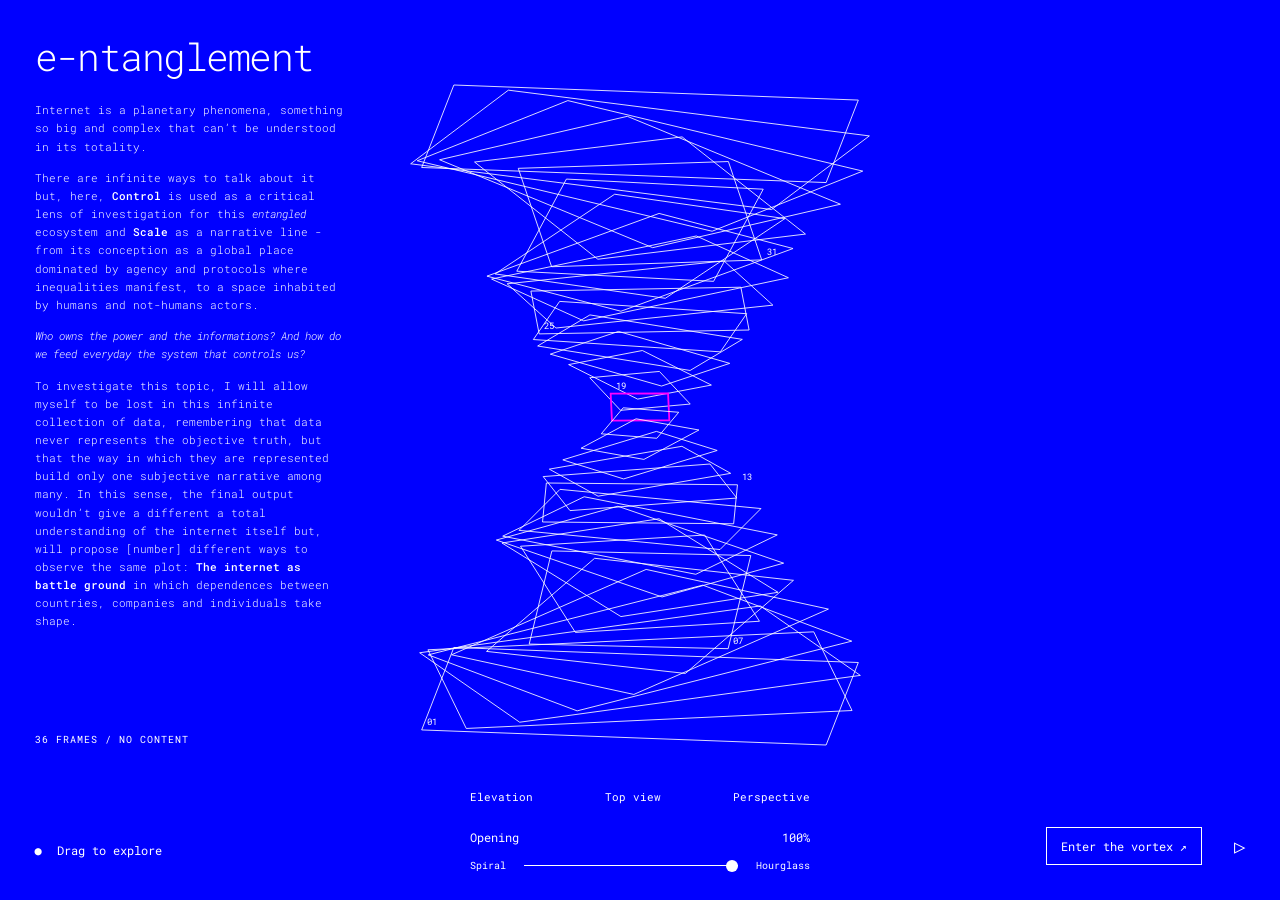
<file: web/index.html>
<!doctype html>
<html lang="en">
<head>
  <meta charset="UTF-8">
  <meta name="viewport" content="width=device-width, initial-scale=1">
  <title>e-ntanglement — spatial study</title>
  <link rel="preconnect" href="https://fonts.googleapis.com">
  <link rel="preconnect" href="https://fonts.gstatic.com" crossorigin>
  <link href="https://fonts.googleapis.com/css2?family=Roboto+Mono:wght@300;400;500&display=swap" rel="stylesheet">
  <link rel="stylesheet" href="style.css">
  <script src="script.js" defer></script>
</head>
<body>
  <header class="testata">
    <div class="identita">
      <h1>e-ntanglement</h1>
      <section class="introduzione" lang="en" aria-label="About the project" tabindex="0">
        <p>Internet is a planetary phenomena, something so big and complex that can’t be understood in its totality.</p>
        <p>There are infinite ways to talk about it but, here, <strong>Control</strong> is used as a critical lens of investigation for this <em>entangled</em> ecosystem and <strong>Scale</strong> as a narrative line - from its conception as a global place dominated by agency and protocols where inequalities manifest, to a space inhabited by humans and not-humans actors.</p>
        <p><em>Who owns the power and the informations? And how do we feed everyday the system that controls us?</em></p>
        <p>To investigate this topic, I will allow myself to be lost in this infinite collection of data, remembering that data never represents the objective truth, but that the way in which they are represented build only one subjective narrative among many. In this sense, the final output wouldn’t give a different a total understanding of the internet itself but, will propose [number] different ways to observe the same plot: <strong>The internet as battle ground</strong> in which dependences between countries, companies and individuals take shape.</p>
      </section>
    </div>
  </header>

  <main>
    <svg id="spazio" role="group" aria-label="Vortex of 36 rectangular frames. Drag to rotate or use the arrow keys." tabindex="0">
      <g id="cornici"></g>
    </svg>
    <p class="firma">THEORETICAL MACHINE</p>
    <aside id="minimappa" aria-label="Position in the vortex" hidden>
      <p>LOCATOR <span>INSIDE</span></p>
      <svg id="mappa" viewBox="0 0 180 150" role="img" aria-label="Vortex floor plan and viewing direction"></svg>
      <label for="quota">LEVEL <output id="livello-attuale">19 / 36</output></label>
      <input id="quota" type="range" min="0" max="35" value="18" aria-label="Move between vortex levels">
      <p class="legenda-mappa">● YOU ARE HERE <span>↑ MACRO / ↓ MICRO</span></p>
    </aside>
    <div id="movimento" aria-label="Movement inside the vortex" hidden>
      <button data-passo="avanti" aria-label="Forward">↑</button>
      <button data-passo="sinistra" aria-label="Move left">←</button>
      <button data-passo="indietro" aria-label="Backward">↓</button>
      <button data-passo="destra" aria-label="Move right">→</button>
    </div>
    <p class="conteggio">36 FRAMES / NO CONTENT</p>
  </main>

  <footer>
    <p class="istruzioni"><span>●</span> Drag to explore</p>
    <div class="controlli">
      <nav aria-label="Viewpoint">
        <button data-vista="prospetto" aria-pressed="false">Elevation</button>
        <button data-vista="alto" aria-pressed="false">Top view</button>
        <button data-vista="prospettiva" aria-pressed="true">Perspective</button>
      </nav>
      <label for="apertura">Opening <output id="valore" for="apertura">100%</output></label>
      <div class="slider"><span>Spiral</span><input id="apertura" type="range" min="0" max="100" value="100"><span>Hourglass</span></div>
    </div>
    <div class="azioni">
      <button id="entra" aria-pressed="false">Enter the vortex ↗</button>
      <button id="pausa" aria-label="Start rotation" aria-pressed="false">▷</button>
    </div>
  </footer>

</body>
</html>
</file>
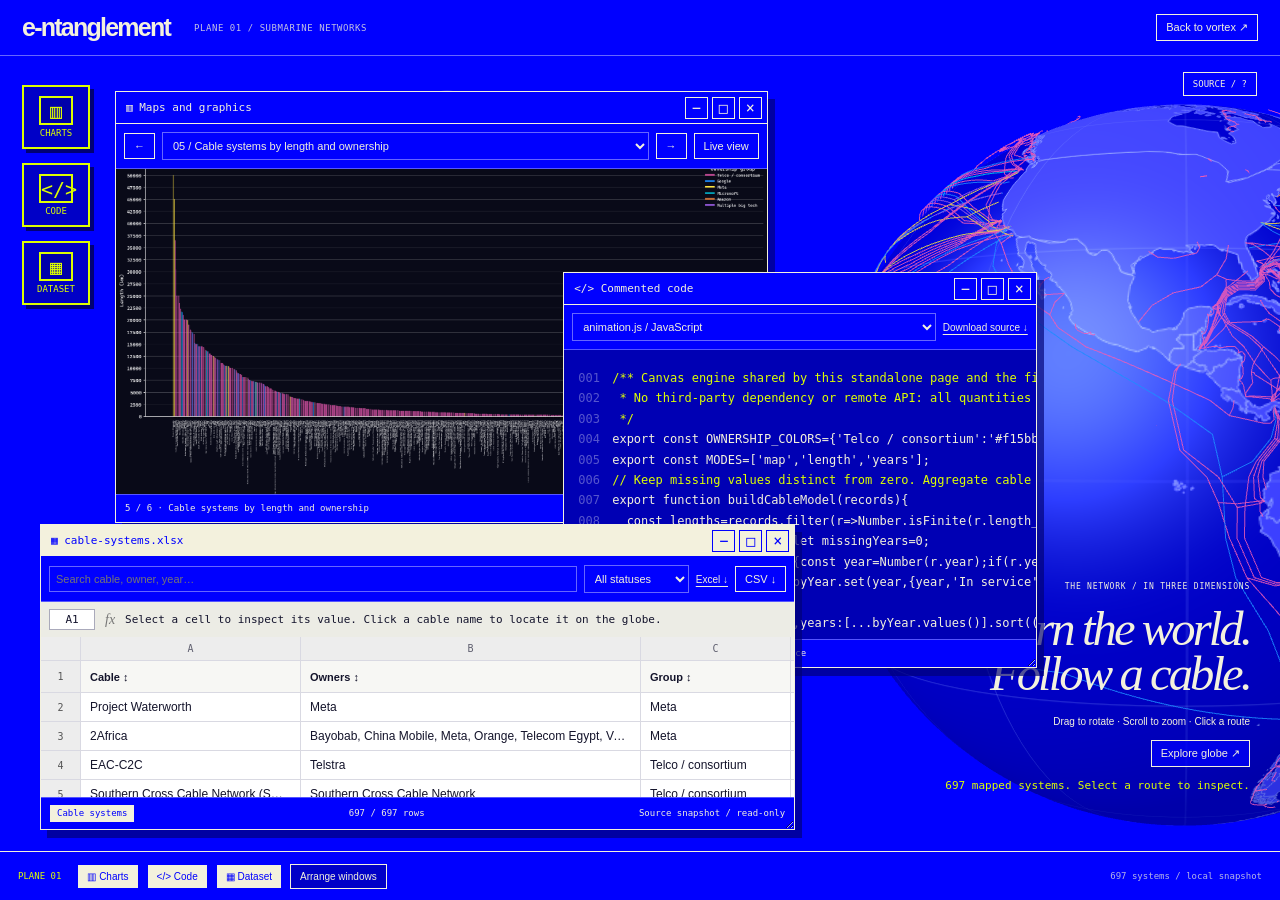
<file: web/cable-desktop/index.html>
<!doctype html>
<html lang="en">
<head><meta charset="utf-8"><meta name="viewport" content="width=device-width,initial-scale=1"><meta name="theme-color" content="#0000ff"><title>e-ntanglement / Plane 01 desktop</title><link rel="stylesheet" href="style.css?v=runtime-2"><script type="importmap">{"imports":{"three":"../assets/vendor/three/build/three.module.js","three/addons/":"../assets/vendor/three/examples/jsm/"}}</script><script type="module" src="desktop.js?v=runtime-2"></script></head>
<body><main id="cable-desktop">
  <header class="desktop-bar"><a class="brand" href="#">e-ntanglement</a><span>PLANE 01 / SUBMARINE NETWORKS</span><button id="leave-desktop">Back to vortex ↗</button></header>
  <div class="desktop-caption" aria-hidden="true">A NETWORK<br>IS A PLACE.</div>
  <nav class="desktop-icons" aria-label="Desktop applications"><button data-open="charts"><span>▥</span>Charts</button><button data-open="code"><span>&lt;/&gt;</span>Code</button><button data-open="dataset"><span>▦</span>Dataset</button></nav>
  <section id="globe-area" aria-label="Interactive 3D cable globe"><canvas id="globe-canvas" aria-label="Drag to rotate the globe, scroll to zoom, click a cable route to select it" tabindex="0"></canvas></section>
  <aside class="globe-card"><p>THE NETWORK / IN THREE DIMENSIONS</p><h1>Turn the world.<br>Follow a cable.</h1><p>Drag to rotate · Scroll to zoom · Click a route</p><button id="globe-focus" aria-pressed="false">Explore globe ↗</button><p id="globe-selection" role="status">Loading local cable routes…</p><button id="globe-show-data" hidden>Find in dataset ↗</button></aside>
  <div id="desktop-windows">
    <section class="desktop-window charts-window" data-window="charts" aria-labelledby="charts-title">
      <header class="window-title" tabindex="0"><h2 id="charts-title">▥ Maps and graphics</h2><div><button data-action="minimize" aria-label="Minimize maps and graphics">−</button><button data-action="maximize" aria-label="Maximize maps and graphics">□</button><button data-action="close" aria-label="Close maps and graphics">×</button></div></header>
      <div class="window-toolbar"><button id="figure-prev" aria-label="Previous figure">←</button><select id="figure-select" aria-label="Choose a map or graphic"></select><button id="figure-next" aria-label="Next figure">→</button><button id="live-toggle" aria-pressed="false">Live view</button></div>
      <div class="chart-scroll"><img id="chart-image" alt=""><canvas id="live-canvas" width="1200" height="600" hidden aria-label="Animated cable maps and diagrams"></canvas></div>
      <footer class="window-status"><span id="figure-caption">Original notebook figure</span><a id="figure-full" target="_blank" rel="noopener">Open full image ↗</a></footer>
    </section>
    <section class="desktop-window code-window" data-window="code" aria-labelledby="code-title">
      <header class="window-title" tabindex="0"><h2 id="code-title">&lt;/&gt; Commented code</h2><div><button data-action="minimize" aria-label="Minimize code">−</button><button data-action="maximize" aria-label="Maximize code">□</button><button data-action="close" aria-label="Close code">×</button></div></header>
      <div class="window-toolbar"><select id="code-file" aria-label="Code file"><option value="animation">animation.js / JavaScript</option><option value="globe">globe.js / JavaScript</option><option value="python">Selected figure / Python</option></select><a id="code-download" download>Download source ↓</a></div>
      <pre id="desktop-code" tabindex="0" aria-label="Commented source code"></pre><footer class="window-status"><span id="code-caption">Actual source of the visualizations</span></footer>
    </section>
    <section class="desktop-window dataset-window" data-window="dataset" aria-labelledby="dataset-title">
      <header class="window-title" tabindex="0"><h2 id="dataset-title">▦ cable-systems.xlsx</h2><div><button data-action="minimize" aria-label="Minimize dataset">−</button><button data-action="maximize" aria-label="Maximize dataset">□</button><button data-action="close" aria-label="Close dataset">×</button></div></header>
      <div class="window-toolbar dataset-tools"><input id="dataset-search" type="search" aria-label="Search dataset" placeholder="Search cable, owner, year…"><select id="dataset-status" aria-label="Filter status"><option value="">All statuses</option><option>In service</option><option>Planned</option><option>Unknown</option></select><a href="../assets/content/piano-01/cable-systems.xlsx" download>Excel ↓</a><button id="dataset-csv">CSV ↓</button></div>
      <div class="formula-bar"><output id="cell-address">A1</output><span>fx</span><output id="cell-value">Select a cell to inspect its value. Click a cable name to locate it on the globe.</output></div>
      <div class="sheet-scroll"><table id="dataset-grid" aria-label="Cable systems spreadsheet"><thead><tr class="column-letters"><th></th><th>A</th><th>B</th><th>C</th><th>D</th><th>E</th><th>F</th><th>G</th></tr><tr class="column-names"><th>1</th><th><button data-sort="name">Cable ↕</button></th><th><button data-sort="owners">Owners ↕</button></th><th><button data-sort="group">Group ↕</button></th><th><button data-sort="length_km">Length km ↓</button></th><th><button data-sort="status">Status ↕</button></th><th><button data-sort="year">RFS year ↕</button></th><th>ID</th></tr></thead><tbody id="dataset-rows"></tbody></table></div>
      <footer class="window-status"><span class="sheet-tab">Cable systems</span><span id="dataset-count" role="status">Loading…</span><span>Source snapshot / read-only</span></footer>
    </section>
  </div>
  <footer class="desktop-taskbar"><span class="taskbar-label">PLANE 01</span><button data-open="charts">▥ Charts</button><button data-open="code">&lt;/&gt; Code</button><button data-open="dataset">▦ Dataset</button><button id="arrange-windows">Arrange windows</button><span id="desktop-status" role="status">Opening workspace…</span></footer>
  <dialog id="source-note"><h2>About this dataset</h2><p>TeleGeography cable metadata and generalized routes from the copied local notebook. The snapshot date is unverified. Recorded status and planned dates are not verified current status. Routes do not measure traffic, capacity or legal control. Ecological layers in the original figures have their own sources and dates.</p><form method="dialog"><button>Close</button></form></dialog>
  <button id="about-data" aria-label="About the dataset">SOURCE / ?</button>
</main></body></html>
</file>
<file: web/style.css>
/* Sfondo blu, testi e linee bianchi. */
:root { font-family: 'Roboto Mono', monospace; color: var(--inchiostro); background: #0000FF; color-scheme: dark; --inchiostro: #FFFFFF; }
* { box-sizing: border-box; }
html, body { width: 100%; height: 100%; margin: 0; overflow: hidden; }
button, input { font: inherit; }
button { border: 0; background: none; color: inherit; cursor: pointer; padding: 7px 0; }
button:focus-visible, input:focus-visible, svg:focus-visible { outline: 2px solid var(--inchiostro); outline-offset: 5px; }
.testata { position: fixed; inset: 35px 2.7vw auto; display: flex; align-items: flex-start; justify-content: space-between; z-index: 2; pointer-events: none; }
.testata > * { pointer-events: auto; }
h1 { margin: 0; font-size: clamp(28px, 3vw, 46px); font-weight: 300; letter-spacing: -0.04em; line-height: 1.1; }
h1 span { display: inline-block; color: var(--inchiostro); margin-left: 8px; letter-spacing: 0; }
.identita { pointer-events: none; }
.introduzione { width: min(25vw, 360px); margin-top: 24px; max-height: max(100px, calc(100dvh - 340px)); overflow-y: auto; overscroll-behavior: contain; scrollbar-width: thin; scrollbar-color: white transparent; font-size: 11px; font-weight: 300; line-height: 1.65; pointer-events: auto; padding-right: 10px; background: #0000FF; }
.introduzione p { margin: 0 0 1.2em; }
.introduzione p:last-child { margin-bottom: 0; }
.introduzione strong { font-weight: 500; }
.introduzione:focus-visible { outline: 1px solid white; outline-offset: 5px; }
#spazio { position: absolute; inset: 0; width: 100%; height: 100%; touch-action: none; cursor: grab; }
#spazio.trascinamento { cursor: grabbing; }
.cornice { fill: none; stroke: var(--inchiostro); stroke-width: .85; vector-effect: non-scaling-stroke; pointer-events: stroke; cursor: pointer; }
.cornice.selezionata { stroke: #FF00FF; stroke-width: 1.8; opacity: 1; }
.cornice:hover, .cornice:focus-visible { stroke: var(--inchiostro); stroke-width: 1.8; outline: none; opacity: 1; }
.cornice.selezionata:hover, .cornice.selezionata:focus-visible { stroke: #FF00FF; }
.numero { fill: var(--inchiostro); font-size: 9px; font-family: inherit; pointer-events: none; }
.numero.selezionato { fill: var(--inchiostro); }
.firma { position: fixed; top: 50%; left: 2.7vw; writing-mode: vertical-rl; transform: rotate(180deg); font-size: 10px; letter-spacing: 2px; color: var(--inchiostro); }
.conteggio { position: fixed; bottom: 16%; left: 2.7vw; font-size: 10px; letter-spacing: 1px; color: var(--inchiostro); }
footer { position: fixed; bottom: 28px; left: 2.7vw; right: 2.7vw; display: flex; align-items: flex-end; justify-content: space-between; gap: 20px; pointer-events: none; font-size: 12px; }
footer > * { pointer-events: auto; }
.istruzioni { margin: 0 0 14px; }
.istruzioni span { color: var(--inchiostro); margin-right: 8px; }
.controlli { position: absolute; width: min(340px, 38vw); left: 50%; bottom: 0; transform: translateX(-50%); }
nav { display: flex; justify-content: space-between; gap: 12px; margin-bottom: 18px; }
nav button { color: var(--inchiostro); font-size: 11px; }
nav button[aria-pressed="true"] { color: var(--inchiostro); }
label { display: flex; justify-content: space-between; margin-bottom: 14px; }
output { color: var(--inchiostro); }
.slider { display: flex; align-items: center; gap: 16px; color: var(--inchiostro); font-size: 10px; }
input { min-width: 0; width: 100%; accent-color: var(--inchiostro); cursor: pointer; }
input[type="range"] { appearance: none; background: transparent; }
input[type="range"]::-webkit-slider-runnable-track { height: 1px; background: var(--inchiostro); }
input[type="range"]::-moz-range-track { height: 1px; background: var(--inchiostro); }
input[type="range"]::-webkit-slider-thumb { appearance: none; width: 12px; height: 12px; margin-top: -5.5px; border: 0; border-radius: 50%; background: var(--inchiostro); }
input[type="range"]::-moz-range-thumb { width: 12px; height: 12px; border: 0; border-radius: 50%; background: var(--inchiostro); }
.azioni { display: flex; gap: 32px; align-items: center; margin-bottom: 7px; }
#pausa { font-size: 19px; }
@media (max-width: 650px) {
  .testata { top: 18px; left: 20px; right: 20px; }
  h1 { font-size: clamp(24px, 5.5vw, 36px); }
  .introduzione { width: 44vw; max-height: 32dvh; font-size: 10px; margin-top: 18px; }
  .firma { left: 12px; font-size: 8px; }
  .conteggio { left: 20px; bottom: 180px; font-size: 8px; }
  footer { bottom: 20px; left: 20px; right: 20px; }
  .controlli { width: 100%; bottom: 45px; }
  .istruzioni { font-size: 10px; margin-bottom: 7px; }
  .azioni { gap: 18px; }
}

/* Esplorazione in prima persona e localizzatore. */
[hidden] { display: none !important; }
#entra { border: 1px solid currentColor; padding: 10px 14px; }
#minimappa { position: fixed; z-index: 3; top: 125px; right: 2.7vw; width: 190px; padding: 12px; border: 1px solid white; background: #0000FF; font-size: 9px; }
#minimappa p { display: flex; justify-content: space-between; gap: 8px; margin: 0 0 10px; }
#minimappa p span { font-size: 8px; }
#mappa { display: block; width: 100%; height: 150px; margin-bottom: 12px; }
#minimappa label { margin-bottom: 8px; font-size: 9px; }
#minimappa .legenda-mappa { margin: 12px 0 0; color: #FF00FF; flex-wrap: wrap; }
#movimento { position: fixed; z-index: 3; bottom: 95px; left: 50%; transform: translateX(-50%); display: grid; grid-template-columns: repeat(3, 40px); gap: 5px; }
#movimento button { border: 1px solid white; height: 36px; touch-action: none; }
#movimento button:first-child { grid-column: 2; }
#movimento button:nth-child(2) { grid-column: 1; }
.interno .controlli, .interno .conteggio, .interno #pausa { display: none; }
.interno .istruzioni { max-width: 36vw; font-size: 10px; line-height: 1.6; }
.interno .azioni { margin-left: auto; }
@media (max-width: 650px) {
  .azioni { gap: 12px; }
  #entra { font-size: 10px; padding: 8px; }
  body:not(.interno) #entra { position: fixed; right: 20px; bottom: 180px; }
  #minimappa { top: 115px; right: 15px; width: 145px; padding: 8px; }
  #mappa { height: 105px; margin-bottom: 8px; }
  .interno .istruzioni { max-width: 44vw; font-size: 8px; }
  #movimento { bottom: 90px; }
}
</file>
<file: web/cable-desktop/style.css>
:root{color-scheme:dark;font-family:Arial,Helvetica,sans-serif;background:#0000ff;color:#f3f1dd;--blue:#0000ff;--paper:#f3f1dd;--acid:#deff00}*{box-sizing:border-box}html,body{margin:0;width:100%;height:100%;overflow:hidden}button,input,select{font:inherit}button,a,select{touch-action:manipulation}button{cursor:pointer;color:inherit;background:transparent;border:1px solid currentColor;padding:6px 9px;font-size:11px}button:hover{background:var(--acid);color:var(--blue)}a{color:inherit;text-underline-offset:3px}input,select{color:inherit;background:var(--blue);border:1px solid #ffffff66;padding:6px;font-size:11px;min-width:0}:focus-visible{outline:2px solid var(--acid);outline-offset:3px}[hidden]{display:none!important}#cable-desktop{position:relative;height:100dvh;overflow:hidden;isolation:isolate}.desktop-bar{height:56px;padding:0 22px;display:flex;align-items:center;gap:24px;border-bottom:1px solid #ffffff66;position:relative;z-index:1000;background:var(--blue)}.brand{font-size:25px;font-weight:700;letter-spacing:-.07em;text-decoration:none}.desktop-bar>span{font:9px monospace;letter-spacing:.06em;opacity:.8}.desktop-bar>button{margin-left:auto}.desktop-caption{position:absolute;top:80px;left:135px;font:italic clamp(45px,7vw,110px)/.88 Georgia,serif;letter-spacing:-.075em;color:#fff3;pointer-events:none;z-index:0}.desktop-icons{position:absolute;top:85px;left:22px;display:grid;gap:22px;width:75px;z-index:5}.desktop-icons button{border:0;font-size:10px;padding:0;text-align:center}.desktop-icons span{display:block;border:1px solid #ffffffaa;width:46px;height:43px;margin:0 auto 7px;line-height:41px;font:22px/41px monospace;background:#0000aa55}.desktop-icons button:hover{background:none;color:var(--acid)}#globe-area{position:absolute;right:-30vw;top:60px;width:75vw;height:calc(100dvh - 90px);z-index:1;min-width:650px}#globe-canvas{width:100%;height:100%;display:block;touch-action:none;cursor:grab}#globe-canvas:active{cursor:grabbing}.globe-card{position:absolute;right:30px;bottom:95px;z-index:3;max-width:310px;pointer-events:none;text-align:right}.globe-card>p:first-child{font:8px monospace;letter-spacing:.1em}.globe-card h1{font:italic clamp(30px,3.8vw,57px)/.93 Georgia,serif;letter-spacing:-.06em;margin:16px 0}.globe-card p{font-size:10px;line-height:1.6}.globe-card button{pointer-events:auto;background:#0000ffb0}#globe-selection{color:var(--acid);font:11px/1.5 monospace}#desktop-windows{position:absolute;inset:56px 0 55px;pointer-events:none;z-index:10}.desktop-window{pointer-events:auto;position:absolute;display:flex;flex-direction:column;background:var(--blue);border:1px solid var(--paper);box-shadow:7px 8px 0 #000074aa;min-width:330px;min-height:240px;max-width:calc(100vw - 28px);max-height:calc(100dvh - 135px);resize:both;overflow:hidden}.charts-window{left:115px;top:35px;width:51vw;height:48vh;z-index:11}.code-window{left:44vw;top:24vh;width:37vw;height:44vh;z-index:12}.dataset-window{left:40px;top:52vh;width:59vw;height:34vh;z-index:13}.window-title{display:flex;align-items:center;justify-content:space-between;gap:12px;min-height:32px;padding:4px 5px 4px 10px;border-bottom:1px solid;cursor:move;touch-action:none;user-select:none;background:var(--blue);flex-shrink:0}.window-title h2{font:11px monospace;margin:0;white-space:nowrap;overflow:hidden;text-overflow:ellipsis}.window-title>div{display:flex;gap:4px}.window-title button{width:23px;height:22px;padding:0;font:15px monospace;line-height:20px}.desktop-window.active>.window-title{background:var(--paper);color:var(--blue)}.window-toolbar{display:flex;align-items:center;gap:7px;padding:8px;border-bottom:1px solid #ffffff55;flex-shrink:0;font-size:10px}.window-toolbar select{flex:1;width:100px}.window-toolbar a{font-size:10px;white-space:nowrap}.chart-scroll{background:#090a18;min-height:0;flex:1;overflow:auto;display:flex;align-items:center}#chart-image{display:block;width:100%;height:auto;flex-shrink:0}#live-canvas{display:block;width:100%;height:auto;flex-shrink:0}.window-status{display:flex;justify-content:space-between;align-items:center;gap:8px;font:9px monospace;line-height:1.4;padding:7px 9px;border-top:1px solid #ffffff55;flex-shrink:0}.window-status a{white-space:nowrap}#desktop-code{background:#0000b4;flex:1;min-height:0;overflow:auto;margin:0;padding:18px 14px;color:var(--paper);font:12px/1.7 Consolas,monospace;tab-size:4;white-space:pre}.comment-line{color:var(--acid)}.line-no{color:#ffffff55;user-select:none;display:inline-block;min-width:34px}.dataset-tools input{flex:1;width:150px}.dataset-tools select{flex:0 0 105px}.formula-bar{display:flex;align-items:center;gap:10px;padding:7px 8px;background:#ecece5;color:#13132c;font:11px monospace;flex-shrink:0}#cell-address{border:1px solid #aaaabb;padding:3px;min-width:46px;text-align:center;background:white}#cell-value{white-space:nowrap;overflow:hidden;text-overflow:ellipsis}.formula-bar>span{font:italic 14px Georgia,serif;color:#777}.sheet-scroll{flex:1;min-height:0;overflow:auto;background:white;color:#14142b}.sheet-scroll table{border-collapse:separate;border-spacing:0;white-space:nowrap;font:12px Arial,sans-serif;font-variant-numeric:tabular-nums;min-width:100%}.sheet-scroll th,.sheet-scroll td{border-right:1px solid #d9d9e2;border-bottom:1px solid #d9d9e2;padding:7px 9px;text-align:left;height:29px}.sheet-scroll thead th{background:#ededed;position:sticky;top:0;z-index:3;font-weight:400}.sheet-scroll .column-names th{top:24px;background:#f7f7f4;height:32px}.sheet-scroll .column-letters th{height:24px;text-align:center;color:#606070;font:10px monospace;padding:3px}.sheet-scroll th:first-child{position:sticky;left:0;z-index:4;min-width:40px;text-align:center;background:#ededed;font:10px monospace;color:#555}.sheet-scroll td{max-width:340px;overflow:hidden;text-overflow:ellipsis;cursor:cell}.sheet-scroll td:nth-child(5),.sheet-scroll td:nth-child(7){text-align:right}.sheet-scroll tr.selected td{background:#ebf6db}.sheet-scroll td.selected-cell{outline:2px solid #0000ff;outline-offset:-2px;background:#dedfff}.sheet-scroll button{border:0;color:#14142b;font-weight:bold;background:none;padding:0;font-size:11px}.sheet-scroll tbody tr:hover td{background:#f1f1ff}.sheet-tab{background:var(--paper);color:var(--blue);padding:2px 7px}.desktop-taskbar{position:absolute;z-index:1000;bottom:0;left:0;right:0;height:49px;display:flex;align-items:center;gap:8px;border-top:1px solid var(--paper);background:var(--blue);padding:8px 18px}.taskbar-label{font:9px monospace;margin-right:8px;color:var(--acid)}.desktop-taskbar button{font-size:10px;background:#0000c7}.desktop-taskbar button[aria-pressed=true]{background:var(--paper);color:var(--blue)}#desktop-status{font:9px monospace;opacity:.75;margin-left:auto}.desktop-window.maximized{inset:14px!important;width:calc(100% - 28px)!important;height:calc(100% - 28px)!important;max-height:none;max-width:none;resize:none}#about-data{position:absolute;right:23px;top:72px;z-index:5;font:9px monospace}#source-note{width:min(480px,90vw);padding:25px;border:1px solid var(--paper);background:var(--blue);color:var(--paper)}#source-note::backdrop{background:#00007799}#source-note h2{font:italic 30px Georgia,serif}#source-note p{font:12px/1.7 monospace}.globe-expanded #globe-area{inset:56px 0 49px;width:100%;height:auto;min-width:0;z-index:20}.globe-expanded #desktop-windows{visibility:hidden}.globe-expanded .globe-card{z-index:25}.globe-expanded .desktop-caption,.globe-expanded .desktop-icons{visibility:hidden}@media(max-width:850px){.desktop-bar{padding:0 14px;gap:15px}.desktop-bar>span{display:none}.desktop-icons{left:12px;top:75px;width:65px;gap:15px}#globe-area{right:-48vw;width:115vw;min-width:450px}.desktop-caption{left:100px;top:80px;font-size:55px}.desktop-window{min-width:290px}.charts-window{left:85px;top:45px;width:calc(100vw - 105px);height:35vh}.code-window{left:calc(100vw - 345px);top:31vh;width:320px;height:35vh}.dataset-window{left:16px;top:54vh;width:calc(100vw - 44px);height:30vh}.globe-card{right:20px;bottom:65px;max-width:200px}.globe-card h1{font-size:32px}.desktop-taskbar{padding:6px 8px;gap:4px}.desktop-taskbar button{padding:6px;font-size:9px}.taskbar-label,#desktop-status{display:none}.window-toolbar{gap:4px;padding:6px}.dataset-tools select{flex-basis:85px}.dataset-tools a{font-size:9px}.window-status{font-size:8px}#about-data{top:65px;right:12px}.desktop-window{max-height:calc(100dvh - 130px)}}
#dataset-grid{table-layout:fixed;width:1260px}#dataset-grid th:nth-child(1){width:40px}#dataset-grid th:nth-child(2){width:220px}#dataset-grid th:nth-child(3){width:340px}#dataset-grid th:nth-child(4){width:150px}#dataset-grid th:nth-child(5){width:110px}#dataset-grid th:nth-child(6){width:100px}#dataset-grid th:nth-child(7){width:80px}#dataset-grid th:nth-child(8){width:220px}
/* Pixel-inspired application menu and project brief. */
.desktop-icons{gap:14px}
.desktop-icons button{width:68px;min-height:64px;display:flex;flex-direction:column;align-items:center;justify-content:center;gap:4px;padding:5px 3px;border:2px solid var(--paper);background:#0000c7;box-shadow:4px 4px 0 #000074;font:9px/1 monospace;text-transform:uppercase;transition:transform 80ms steps(2,end),background-color 80ms steps(2,end)}
.desktop-icons button span{display:grid;place-items:center;width:34px;height:29px;margin:0;border:2px solid currentColor;background:#0000aa;font:20px/1 monospace}
.desktop-icons button:hover,.desktop-icons button[aria-expanded="true"]{transform:translate(-2px,-2px);background:var(--acid);color:var(--blue);box-shadow:6px 6px 0 #000074}
.desktop-icons button[aria-pressed="true"]{border-color:var(--acid);color:var(--acid)}
.desktop-icons button[aria-pressed="true"] span{border-color:var(--acid)}
@media(max-width:850px){.desktop-icons{width:70px;gap:10px}.desktop-icons button{width:62px;min-height:58px}.desktop-icons button span{width:30px;height:27px;font-size:18px}}
</file>
